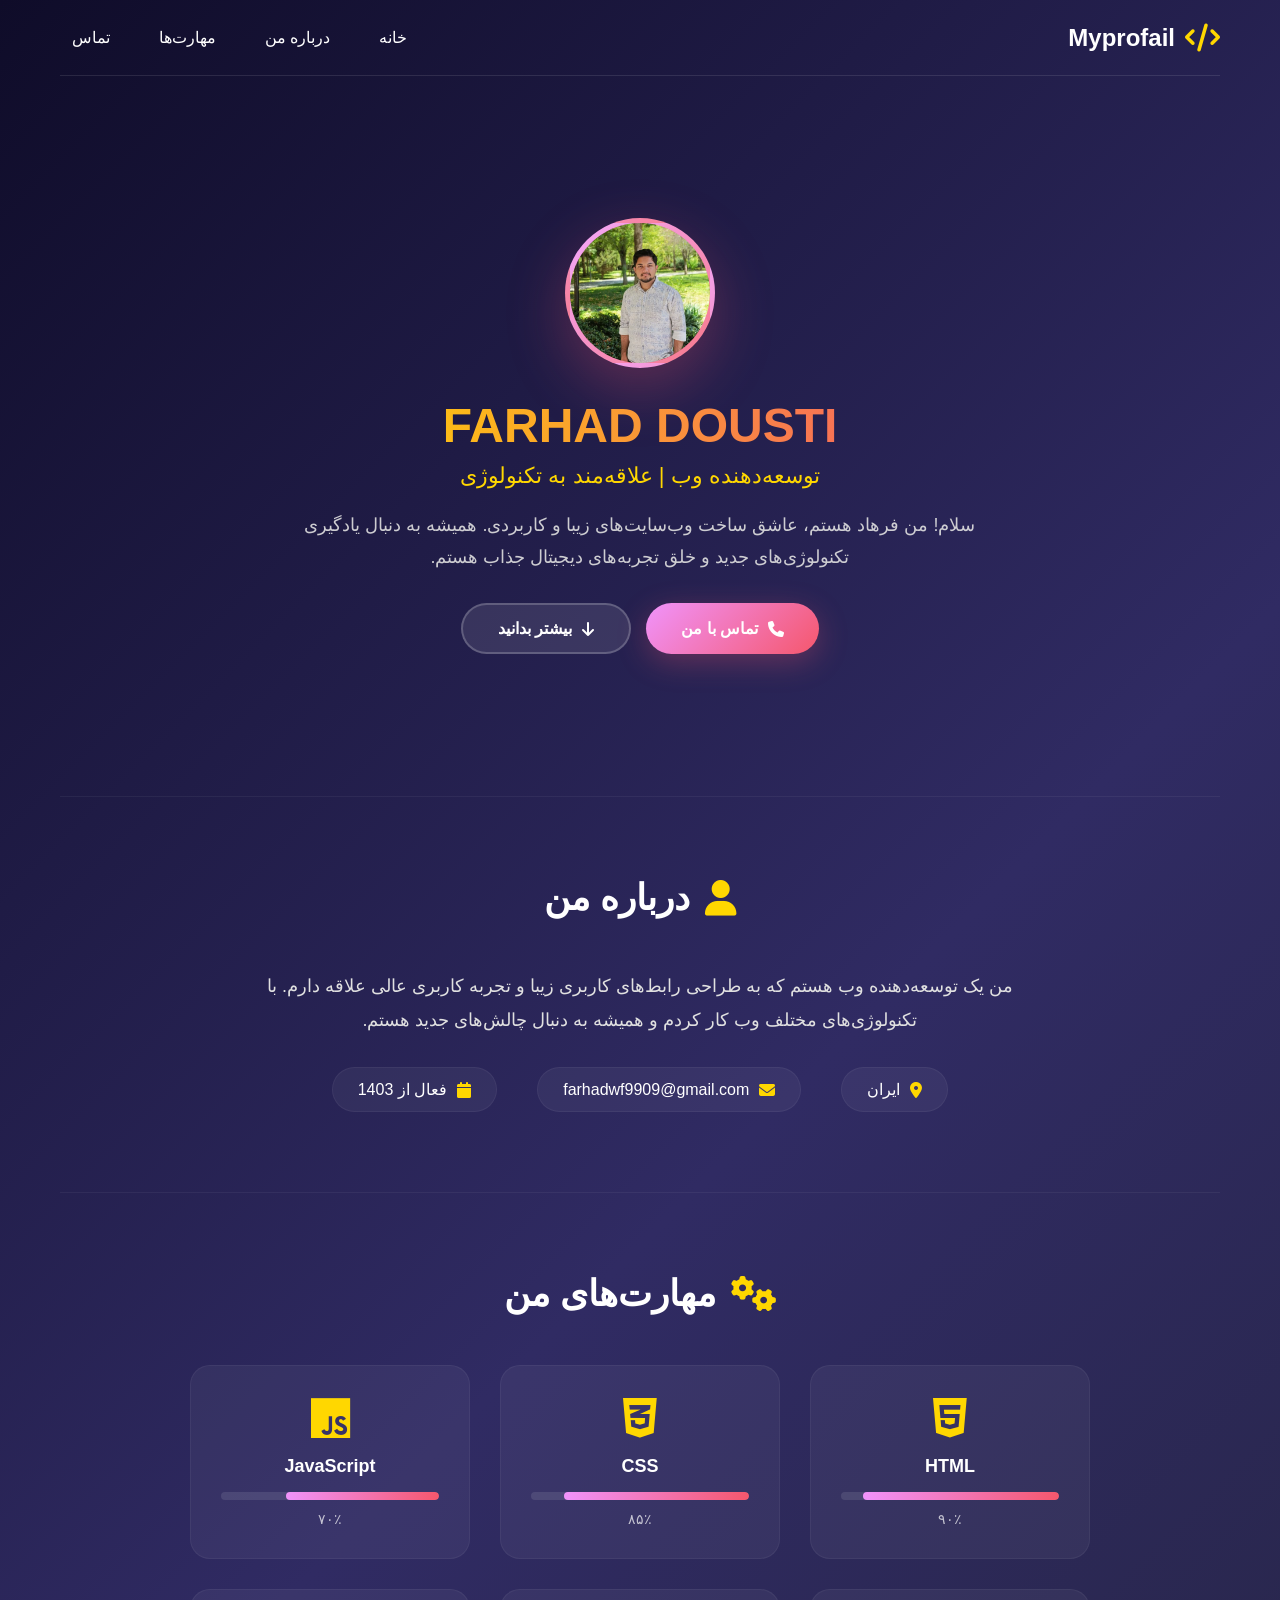
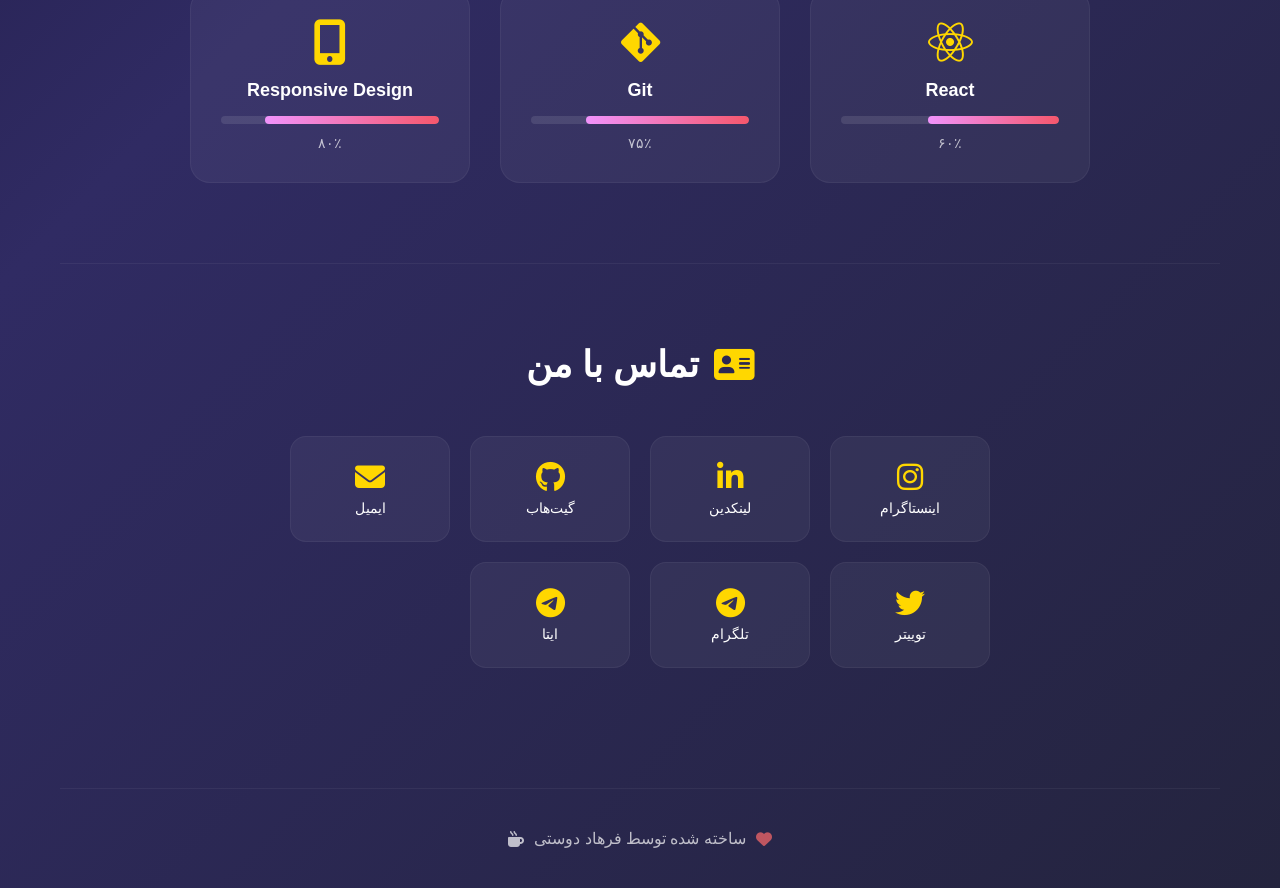
<file: index.html>
<!DOCTYPE html>
<html lang="fa" dir="rtl">
    <head>
        <meta charset="utf-8"/>
        <meta name="viewport" content="width=device-width, initial-scale=1.0">
        <script src="index.js" defer></script>
        <link type="text/css" rel="stylesheet" href="style.css"/>
        <link rel="stylesheet" href="https://cdnjs.cloudflare.com/ajax/libs/font-awesome/6.5.0/css/all.min.css">  
        <title>biografi</title>
    </head>
    <body>
        <div class="container">
            <header>
                <div class="logo">
                    <i class="fas fa-code"></i>
                    <span>Myprofail</span>
                </div>
                <nav>
                    <a href="#home">خانه</a>
                    <a href="#about">درباره من</a>
                    <a href="#skills">مهارت‌ها</a>
                    <a href="#contact">تماس</a>
                </nav>
            </header>
            <section class="hero" id="home">
                <div class="hero-content">
                    <div class="avatar">
                        <img src="farhad.jpg" alt="فرهاد دوستی">
                    </div>
                    <h1>FARHAD DOUSTI</h1>
                    <p class="title">توسعه‌دهنده وب | علاقه‌مند به تکنولوژی</p>
                    <p class="bio">
                        سلام! من فرهاد هستم، عاشق ساخت وب‌سایت‌های زیبا و کاربردی. 
                        همیشه به دنبال یادگیری تکنولوژی‌های جدید و خلق تجربه‌های دیجیتال جذاب هستم.
                    </p>
                    <div class="buttons">
                        <a href="#" class="btn-primary" onclick="showPhone(event)">
                            <i class="fas fa-phone"></i> تماس با من
                        </a>
                        <a href="#about" class="btn-secondary">
                            <i class="fas fa-arrow-down"></i> بیشتر بدانید
                        </a>
                        <div id="phoneDisplay" style="margin-top:15px;font-size:18px;color:#ffd700;display:none;"></div>
                    </div>
                </div>
            </section>
            <section class="about" id="about">
                <h2><i class="fas fa-user"></i> درباره من</h2>
                <div class="about-content">
                    <div class="about-text">
                        <p>
                            من یک توسعه‌دهنده وب هستم که به طراحی رابط‌های کاربری زیبا و تجربه کاربری عالی علاقه دارم.
                            با تکنولوژی‌های مختلف وب کار کردم و همیشه به دنبال چالش‌های جدید هستم.
                        </p>
                        <div class="info-items">
                            <div class="info-item">
                                <i class="fas fa-map-marker-alt"></i>
                                <span>ایران</span>
                            </div>
                            <div class="info-item">
                                <i class="fas fa-envelope"></i>
                                <span>farhadwf9909@gmail.com</span>
                            </div>
                            <div class="info-item">
                                <i class="fas fa-calendar"></i>
                                <span>فعال از 1403</span>
                            </div>
                        </div>
                    </div>
                </div>
            </section>
            <section class="skills" id="skills">
                <h2><i class="fas fa-cogs"></i> مهارت‌های من</h2>
                <div class="skills-grid">
                    <div class="skill-card">
                        <i class="fab fa-html5"></i>
                        <h3>HTML</h3>
                        <div class="skill-bar">
                            <div class="skill-level" style="width: 90%;"></div>
                        </div>
                        <span>۹۰٪</span>
                    </div>
                    <div class="skill-card">
                        <i class="fab fa-css3-alt"></i>
                        <h3>CSS</h3>
                        <div class="skill-bar">
                            <div class="skill-level" style="width: 85%;"></div>
                        </div>
                        <span>۸۵٪</span>
                    </div>
                    <div class="skill-card">
                        <i class="fab fa-js"></i>
                        <h3>JavaScript</h3>
                        <div class="skill-bar">
                            <div class="skill-level" style="width: 70%;"></div>
                        </div>
                        <span>۷۰٪</span>
                    </div>
                    <div class="skill-card">
                        <i class="fab fa-react"></i>
                        <h3>React</h3>
                        <div class="skill-bar">
                            <div class="skill-level" style="width: 60%;"></div>
                        </div>
                        <span>۶۰٪</span>
                    </div>
                    <div class="skill-card">
                        <i class="fab fa-git-alt"></i>
                        <h3>Git</h3>
                        <div class="skill-bar">
                            <div class="skill-level" style="width: 75%;"></div>
                        </div>
                        <span>۷۵٪</span>
                    </div>
                    <div class="skill-card">
                        <i class="fas fa-mobile-alt"></i>
                        <h3>Responsive Design</h3>
                        <div class="skill-bar">
                            <div class="skill-level" style="width: 80%;"></div>
                        </div>
                        <span>۸۰٪</span>
                    </div>
                </div>
            </section>
            <section class="contact" id="contact">
                <h2><i class="fas fa-address-card"></i> تماس با من</h2>
                <div class="contact-content">
                    <div class="social-links">
                        <a href="https://instagram.com/farhad_dousti66" target="_blank" class="social-link">
                            <i class="fab fa-instagram"></i>
                            <span>اینستاگرام</span>
                        </a>
                        <a href="#" class="social-link">
                            <i class="fab fa-linkedin-in"></i>
                            <span>لینکدین</span>
                        </a>
                        <a href="#" class="social-link">
                            <i class="fab fa-github"></i>
                            <span>گیت‌هاب</span>
                        </a>
                        <a href="mailto:farhadwf9909@gmail.com" class="social-link">
                            <i class="fas fa-envelope"></i>
                            <span>ایمیل</span>
                        </a>
                        <a href="#" class="social-link">
                            <i class="fab fa-twitter"></i>
                            <span>توییتر</span>
                        </a>
                        <a href="https://t.me/F_8266_D" target="_blank" class="social-link">
                            <i class="fab fa-telegram"></i>
                            <span>تلگرام</span>
                        </a>
                        <a href="https://eitaa.com/F_dousti82" target="_blank" class="social-link">
                            <i class="fab fa-telegram"></i>
                            <span>ایتا</span>
                        </a>
                    </div>
                </div>
            </section>
            <footer>
                <p>
                    <i class="fas fa-heart" style="color: #ff6b6b;"></i>
                    ساخته شده توسط فرهاد دوستی
                    <i class="fas fa-mug-hot"></i>
                </p>
            </footer>
        </div>
    </body>
</html>
</file>
<file: style.css>
* {
    margin: 0;
    padding: 0;
    box-sizing: border-box;
}

body {
    font-family: 'Tahoma', 'Segoe UI', sans-serif;
    background: linear-gradient(135deg, #0f0c29, #302b63, #24243e);
    color: #fff;
    min-height: 100vh;
    direction: rtl;
}
.container {
    max-width: 1200px;
    margin: 0 auto;
    padding: 0 20px;
}
header {
    display: flex;
    justify-content: space-between;
    align-items: center;
    padding: 20px 0;
    border-bottom: 1px solid rgba(255, 255, 255, 0.1);
    flex-wrap: wrap;
}

.logo {
    font-size: 24px;
    font-weight: bold;
    display: flex;
    align-items: center;
    gap: 10px;
}

.logo i {
    color: #ffd700;
    font-size: 28px;
}

nav {
    display: flex;
    gap: 25px;
    flex-wrap: wrap;
}

nav a {
    color: #fff;
    text-decoration: none;
    font-size: 16px;
    transition: 0.3s;
    padding: 8px 12px;
    border-radius: 8px;
}

nav a:hover {
    color: #ffd700;
    background: rgba(255, 215, 0, 0.1);
}
.hero {
    min-height: 80vh;
    display: flex;
    align-items: center;
    justify-content: center;
    padding: 60px 0;
    text-align: center;
}

.hero-content {
    max-width: 700px;
}

.avatar {
    width: 150px;
    height: 150px;
    border-radius: 50%;
    background: linear-gradient(135deg, #f093fb, #f5576c);
    margin: 0 auto 30px;
    display: flex;
    align-items: center;
    justify-content: center;
    font-size: 70px;
    border: 5px solid rgba(255, 255, 255, 0.2);
    box-shadow: 0 20px 60px rgba(245, 87, 108, 0.3);
    animation: float 3s ease-in-out infinite;
    overflow: hidden;
}
.avatar img {
    width: 100%;
    height: 100%;
    object-fit: cover;
    display: block;
}

@keyframes float {
    0%, 100% { transform: translateY(0); }
    50% { transform: translateY(-15px); }
}

.avatar i {
    color: #fff;
    text-shadow: 0 4px 20px rgba(0, 0, 0, 0.3);
}

h1 {
    font-size: 48px;
    margin-bottom: 10px;
    background: linear-gradient(to right, #ffd700, #f5576c);
    -webkit-background-clip: text;
    -webkit-text-fill-color: transparent;
    background-clip: text;
}

.title {
    font-size: 22px;
    color: #ffd700;
    margin-bottom: 20px;
    font-weight: 300;
}

.bio {
    font-size: 18px;
    line-height: 1.8;
    opacity: 0.9;
    margin-bottom: 30px;
    color: #e0e0e0;
}

.buttons {
    display: flex;
    gap: 15px;
    justify-content: center;
    flex-wrap: wrap;
}

.btn-primary, .btn-secondary {
    padding: 14px 35px;
    border-radius: 50px;
    text-decoration: none;
    font-size: 16px;
    font-weight: 600;
    transition: 0.3s;
    display: inline-flex;
    align-items: center;
    gap: 10px;
}

.btn-primary {
    background: linear-gradient(135deg, #f093fb, #f5576c);
    color: #fff;
    box-shadow: 0 8px 30px rgba(245, 87, 108, 0.3);
}

.btn-primary:hover {
    transform: translateY(-3px);
    box-shadow: 0 12px 40px rgba(245, 87, 108, 0.5);
}
#phoneDisplay {
    background: #ffffff;
    color: #333333;
    padding: 12px 25px;
    border-radius: 50px;
    font-size: 18px;
    font-weight: bold;
    display: none;
    margin-top: 15px;
    box-shadow: 0 4px 20px rgba(0, 0, 0, 0.3);
    border: 2px solid #ffd700;
    direction: ltr;
}

.btn-secondary {
    background: rgba(255, 255, 255, 0.1);
    color: #fff;
    border: 2px solid rgba(255, 255, 255, 0.2);
}

.btn-secondary:hover {
    background: rgba(255, 255, 255, 0.2);
    transform: translateY(-3px);
}

.about, .skills, .contact {
    padding: 80px 0;
    border-top: 1px solid rgba(255, 255, 255, 0.05);
}

h2 {
    font-size: 36px;
    text-align: center;
    margin-bottom: 50px;
    display: flex;
    align-items: center;
    justify-content: center;
    gap: 15px;
}

h2 i {
    color: #ffd700;
}

.about-content {
    max-width: 800px;
    margin: 0 auto;
}

.about-text p {
    font-size: 18px;
    line-height: 1.9;
    text-align: center;
    color: #e0e0e0;
    margin-bottom: 30px;
}

.info-items {
    display: flex;
    justify-content: center;
    gap: 40px;
    flex-wrap: wrap;
}

.info-item {
    display: flex;
    align-items: center;
    gap: 10px;
    background: rgba(255, 255, 255, 0.05);
    padding: 12px 25px;
    border-radius: 50px;
    border: 1px solid rgba(255, 255, 255, 0.05);
}

.info-item i {
    color: #ffd700;
}

.skills-grid {
    display: grid;
    grid-template-columns: repeat(auto-fit, minmax(250px, 1fr));
    gap: 30px;
    max-width: 900px;
    margin: 0 auto;
}

.skill-card {
    background: rgba(255, 255, 255, 0.05);
    padding: 30px;
    border-radius: 20px;
    text-align: center;
    border: 1px solid rgba(255, 255, 255, 0.05);
    transition: 0.3s;
}

.skill-card:hover {
    transform: translateY(-5px);
    background: rgba(255, 255, 255, 0.08);
    box-shadow: 0 10px 40px rgba(0, 0, 0, 0.2);
}

.skill-card i {
    font-size: 45px;
    color: #ffd700;
    margin-bottom: 15px;
}

.skill-card h3 {
    margin-bottom: 15px;
    font-size: 18px;
}

.skill-bar {
    width: 100%;
    height: 8px;
    background: rgba(255, 255, 255, 0.1);
    border-radius: 10px;
    overflow: hidden;
    margin-bottom: 10px;
}

.skill-level {
    height: 100%;
    background: linear-gradient(90deg, #f093fb, #f5576c);
    border-radius: 10px;
    transition: 1s;
}

.skill-card span {
    font-size: 14px;
    opacity: 0.7;
}

.contact-content {
    max-width: 700px;
    margin: 0 auto;
}

.social-links {
    display: grid;
    grid-template-columns: repeat(auto-fit, minmax(150px, 1fr));
    gap: 20px;
}

.social-link {
    display: flex;
    flex-direction: column;
    align-items: center;
    gap: 8px;
    padding: 25px 20px;
    background: rgba(255, 255, 255, 0.05);
    border-radius: 16px;
    text-decoration: none;
    color: #fff;
    transition: 0.3s;
    border: 1px solid rgba(255, 255, 255, 0.05);
}

.social-link:hover {
    background: rgba(255, 255, 255, 0.1);
    transform: translateY(-5px);
    border-color: #ffd700;
}

.social-link i {
    font-size: 30px;
    color: #ffd700;
}

.social-link span {
    font-size: 14px;
}
footer {
    padding: 40px 0;
    text-align: center;
    border-top: 1px solid rgba(255, 255, 255, 0.05);
    margin-top: 40px;
}

footer p {
    font-size: 16px;
    opacity: 0.7;
    display: flex;
    align-items: center;
    justify-content: center;
    gap: 10px;
    flex-wrap: wrap;
}

.copyright {
    margin-top: 10px;
    font-size: 13px;
    opacity: 0.4;
}
@media (max-width: 768px) {
    header {
        flex-direction: column;
        gap: 15px;
    }
    
    nav {
        justify-content: center;
    }
    
    h1 {
        font-size: 32px;
    }
    
    .title {
        font-size: 18px;
    }
    
    .bio {
        font-size: 16px;
    }
    
    .buttons {
        flex-direction: column;
        align-items: center;
    }
    
    .btn-primary, .btn-secondary {
        width: 100%;
        justify-content: center;
    }
    
    .info-items {
        flex-direction: column;
        align-items: center;
    }
    
    .skills-grid {
        grid-template-columns: 1fr;
    }
    
    .social-links {
        grid-template-columns: repeat(2, 1fr);
    }
}
</file>
